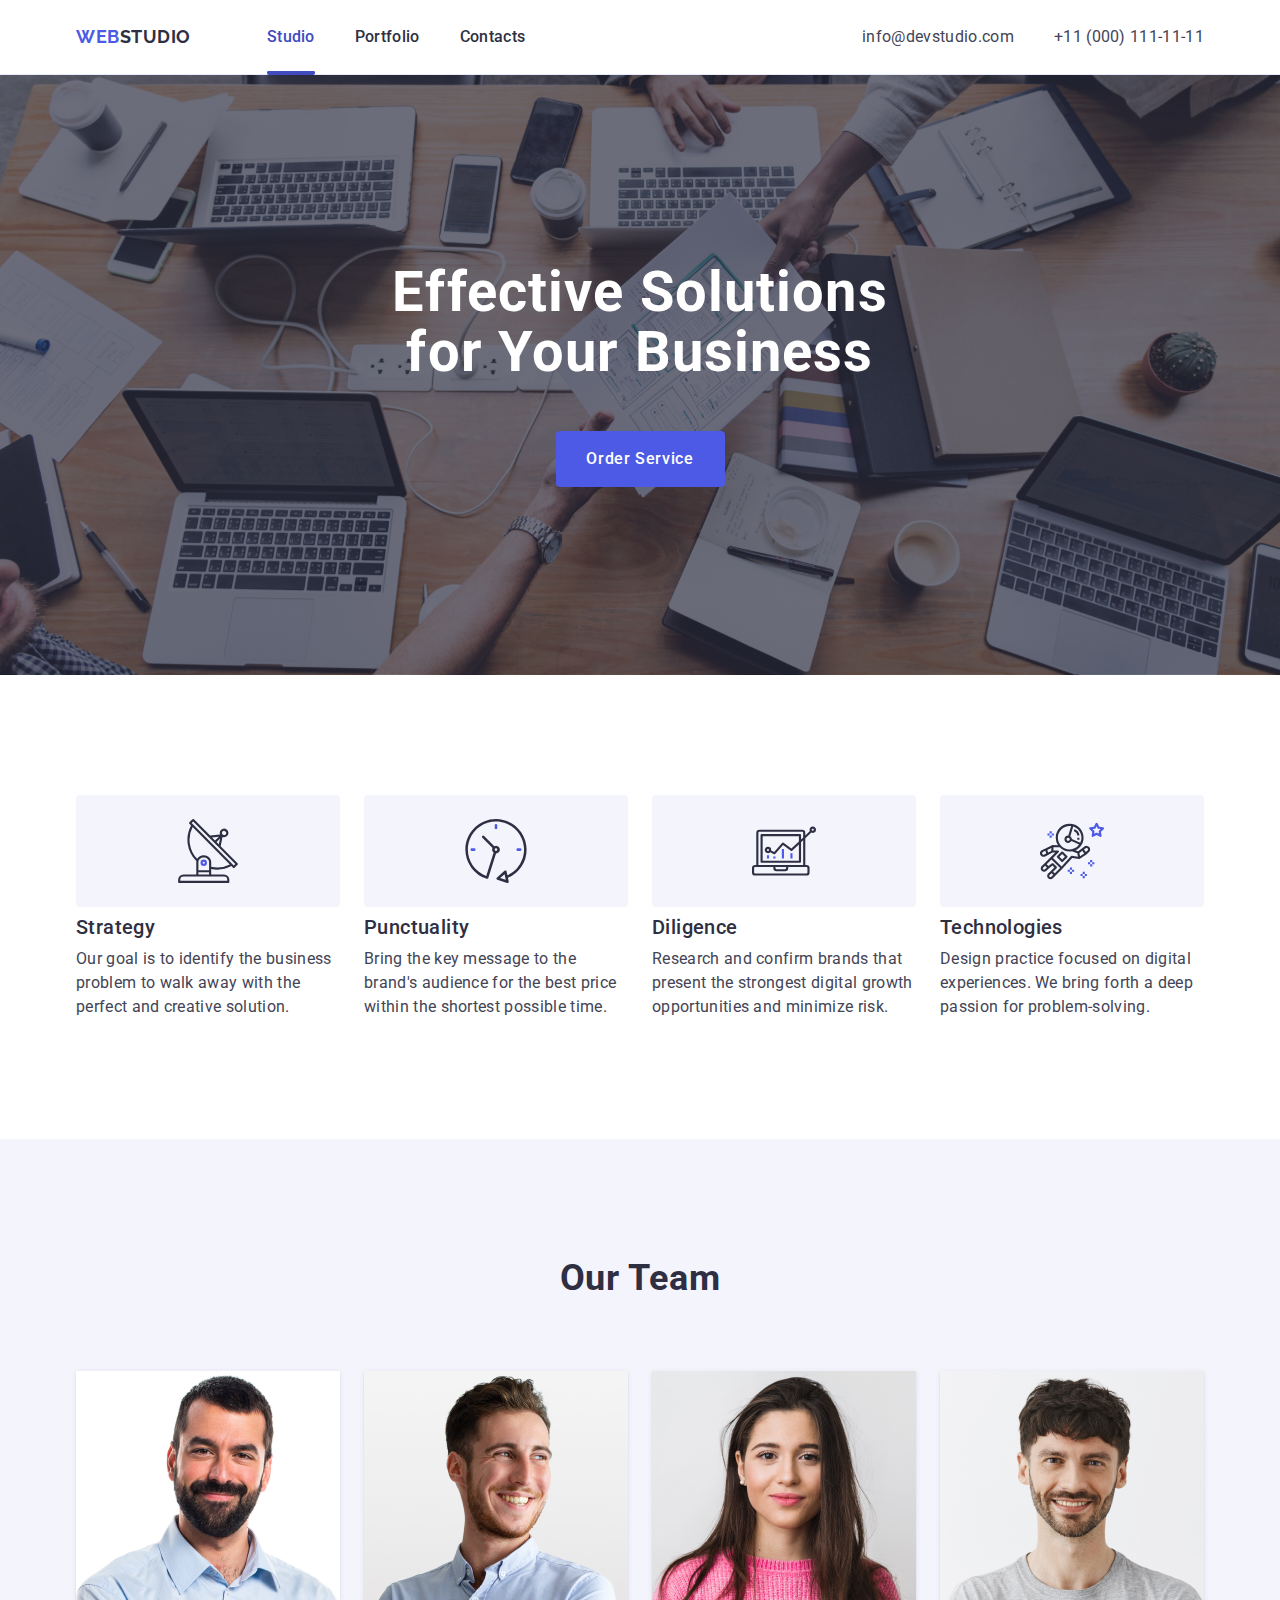
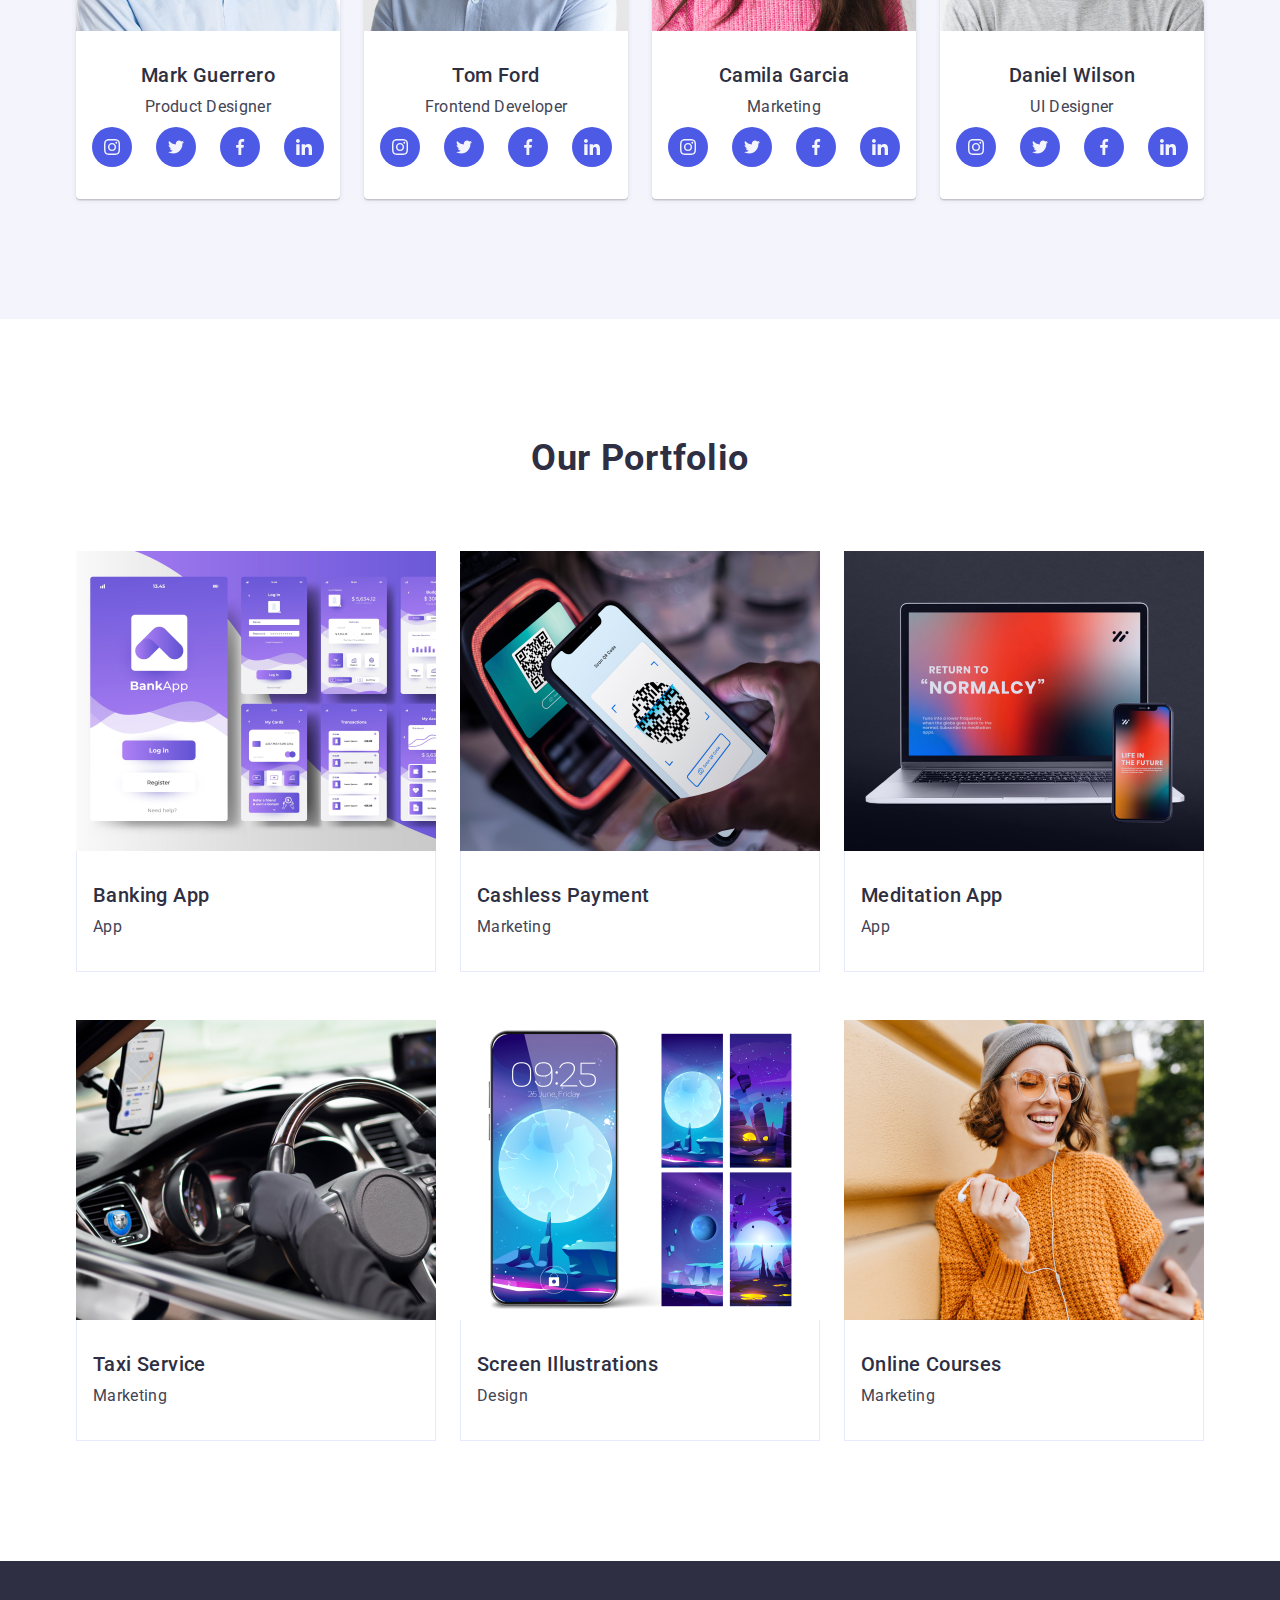
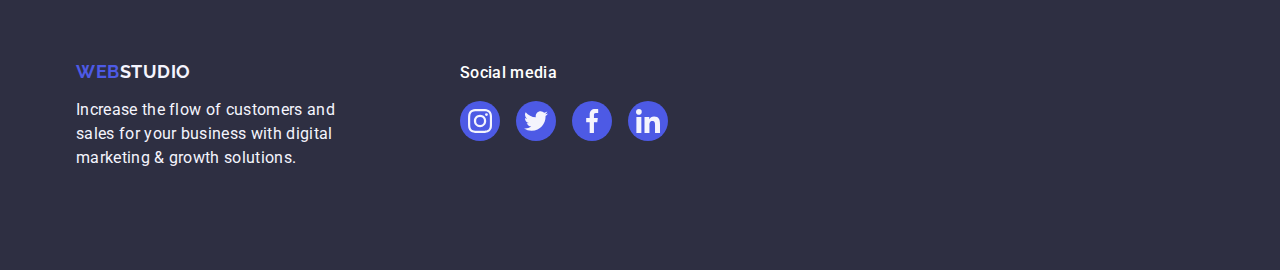
<file: index.html>
<!DOCTYPE html>
<html lang="en">
<head>
    <meta charset="UTF-8">
    <meta name="viewport" content="width=device-width, initial-scale=1.0">
    <link rel="preconnect" href="https://fonts.googleapis.com">
    <link rel="preconnect" href="https://fonts.gstatic.com" crossorigin>
    <link rel="stylesheet" href="https://cdnjs.cloudflare.com/ajax/libs/modern-normalize/2.0.0/modern-normalize.min.css" integrity="sha512-4xo8blKMVCiXpTaLzQSLSw3KFOVPWhm/TRtuPVc4WG6kUgjH6J03IBuG7JZPkcWMxJ5huwaBpOpnwYElP/m6wg==" crossorigin="anonymous" referrerpolicy="no-referrer" />
    <link rel="stylesheet" href="https://cdn.jsdelivr.net/npm/modern-normalize@2.0.0/modern-normalize.min.css">
    <link href="https://fonts.googleapis.com/css2?family=Raleway:wght@700&family=Roboto:wght@400;500;700&display=swap" rel="stylesheet">
    <title>WebStudio</title>
    <link rel="stylesheet" href="./css/sprite.css">
    <link rel="stylesheet" href="./css/style.css">
</head>
<body>
    <svg xmlns="http://www.w3.org/2000/svg" aria-hidden="true" style="position:absolute;width:0;height:0;overflow:hidden"><defs><symbol id="icon-astronaut" viewBox="0 0 32 32"><path fill="#4d5ae5" d="M31.974 4.524a.534.534 0 0 0-.43-.363l-1.91-.278-.855-1.731c-.179-.365-.777-.365-.956 0l-.855 1.731-1.91.278a.535.535 0 0 0-.296.91l1.383 1.348-.326 1.903c-.034.2.048.402.212.522a.53.53 0 0 0 .562.04l1.709-.899 1.709.899a.536.536 0 0 0 .775-.563l-.326-1.903 1.383-1.348a.536.536 0 0 0 .135-.547zm-2.463 1.327a.534.534 0 0 0-.153.472l.191 1.114-1-.526a.533.533 0 0 0-.498 0l-1.001.526.191-1.114a.534.534 0 0 0-.153-.472l-.81-.789 1.119-.163a.532.532 0 0 0 .402-.292l.5-1.013.5 1.013a.535.535 0 0 0 .402.292l1.119.163-.809.789zM26.133 20.522h-1.067v1.067h1.067v-1.067zM26.133 22.656h-1.067v1.067h1.067v-1.067zM27.2 21.589h-1.067v1.067H27.2v-1.067zM25.067 21.589H24v1.067h1.067v-1.067zM22.4 26.389h-1.067v1.067H22.4v-1.067zM22.4 28.522h-1.067v1.067H22.4v-1.067zM23.467 27.456H22.4v1.067h1.067v-1.067zM21.333 27.456h-1.067v1.067h1.067v-1.067zM16 24.256h-1.067v1.067H16v-1.067zM16 26.389h-1.067v1.067H16v-1.067zM17.067 25.322H16v1.067h1.067v-1.067zM14.933 25.322h-1.067v1.067h1.067v-1.067zM5.867 6.122H4.8v1.067h1.067V6.122zM5.867 8.255H4.8v1.067h1.067V8.255z" style="fill:var(--color1, #4d5ae5)"/><path fill="#4d5ae5" d="M6.933 7.189H5.866v1.067h1.067V7.189zM4.8 7.189H3.733v1.067H4.8V7.189z" style="fill:var(--color1, #4d5ae5)"/><path fill="#2e2f42" d="M24.715 14.159a1.775 1.775 0 0 0-1.188-.705 1.778 1.778 0 0 0-1.34.352l-1.252.96-1.898 1.417-1.358-.541c2.421-1.086 4.114-3.508 4.114-6.32 0-3.823-3.123-6.933-6.961-6.933s-6.961 3.11-6.961 6.933a6.86 6.86 0 0 0 1.12 3.758l-2.764-.024h-.005c-.009 0-.015.004-.023.005a.515.515 0 0 0-.155.031l-.038.013c-.006.003-.013.003-.019.006l-3.233 1.596-.001.001-1.893.911a.397.397 0 0 0-.063.035 1.779 1.779 0 0 0-.598 2.295c.22.429.595.745 1.056.889a1.776 1.776 0 0 0 1.378-.128l1.388-.738 2.264-1.169 1.357-.008L2.2 22.211l-.002.001-1.339 1.333c-.316.315-.49.732-.49 1.178s.174.863.49 1.179c.325.323.752.485 1.179.485s.854-.162 1.18-.485l1.314-1.309 1.741-1.3.901.897-1.762 1.754-.002.001-1.339 1.333c-.316.315-.49.732-.49 1.178s.174.863.49 1.179c.325.323.753.485 1.18.485s.855-.162 1.18-.485l3.482-3.467.001-.002 1.01-1-.004-.004c.006-.006.015-.009.022-.015l5.166-5.658 3.471.494a.52.52 0 0 0 .262-.033c.018-.006.033-.015.05-.023.019-.01.039-.015.058-.027l3.213-2.133c.012-.008.018-.021.029-.029.013-.01.029-.014.041-.026l1.271-1.191c.662-.62.753-1.635.212-2.362zM2.13 17.77a.714.714 0 0 1-.558.052.717.717 0 0 1-.213-1.26l1.314-.632.449 1.313-.992.527zm3.498-1.828-1.548.8-.439-1.283 2.027-1.001-.04 1.484zm15.099-6.62a5.79 5.79 0 0 1-.599 2.559l-4.181-1.899a1.863 1.863 0 0 0-.788-1.388l1.464-4.86c2.378.756 4.105 2.974 4.105 5.588zm-11.789 0c0-3.235 2.644-5.867 5.894-5.867.253 0 .5.021.745.052l-1.432 4.754c-.019-.001-.037-.006-.057-.006-1.033 0-1.873.837-1.873 1.867s.84 1.867 1.873 1.867c.694 0 1.294-.383 1.618-.945l3.862 1.755a5.894 5.894 0 0 1-4.737 2.39c-3.25 0-5.894-2.632-5.894-5.867zm5.956.8c0 .441-.362.8-.806.8s-.806-.359-.806-.8c0-.441.362-.8.806-.8s.806.359.806.8zM2.465 25.146a.608.608 0 0 1-.854.001.592.592 0 0 1 0-.844l.962-.958.851.848-.959.955zm3.214 3.734a.608.608 0 0 1-.855.001.592.592 0 0 1 0-.844l.963-.959.852.848-.96.955zm3.481-3.469-.002.001-1.765 1.76-.852-.848 1.763-1.755.002-.001c.04-.04.065-.088.09-.135.007-.014.02-.026.026-.04.017-.041.019-.085.026-.129.003-.025.014-.047.014-.073 0-.036-.013-.07-.02-.106-.006-.032-.006-.065-.019-.095a.55.55 0 0 0-.091-.138c-.01-.012-.014-.027-.025-.038h-.001l-.001-.002-1.607-1.6c-.017-.017-.039-.024-.058-.038a.507.507 0 0 0-.087-.058.515.515 0 0 0-.093-.033.507.507 0 0 0-.103-.02.5.5 0 0 0-.095.005.53.53 0 0 0-.104.02.477.477 0 0 0-.094.045c-.02.011-.042.015-.061.029L4.23 23.486l-.901-.897 2.399-2.386 4.361 4.289-.928.919zm6.819-7.017c-.015-.002-.03.004-.045.003a.556.556 0 0 0-.3.075.492.492 0 0 0-.083.061c-.013.011-.028.017-.04.029l-4.698 5.146-4.328-4.257 2.833-2.818a.534.534 0 0 0-.379-.911v-.001l-2.219.013.028-1.607 3.104.027a6.947 6.947 0 0 0 4.981 2.101c.437 0 .864-.045 1.279-.123.04.032.079.065.13.085l2.41.96.152.758.178.885-3.003-.427zm4.041.178-.313-1.558 1.446-1.08.947 1.257-2.08 1.381zm3.754-2.831-.838.785-.931-1.236.831-.637a.735.735 0 0 1 .543-.143.718.718 0 0 1 .48.284.713.713 0 0 1-.085.947z" style="fill:var(--color2, #2e2f42)"/><path fill="#2e2f42" d="m13.602 18.544-2.143-2.133a.534.534 0 0 0-.753 0l-2.142 2.133a.537.537 0 0 0 0 .756l2.142 2.133a.536.536 0 0 0 .753 0l2.143-2.133a.535.535 0 0 0 0-.756zm-2.519 1.759-1.387-1.381 1.387-1.381 1.387 1.381-1.387 1.381zM17.164 5.071l-.258 1.036c.071.018 1.738.452 1.738 2.149h1.067c0-2.017-1.666-2.965-2.547-3.185zM19.711 9.322h-1.067v1.067h1.067V9.322z" style="fill:var(--color2, #2e2f42)"/></symbol><symbol id="icon-clock" viewBox="0 0 32 32"><path fill="#2e2f42" d="M31.297 15.301C31.295 6.849 24.442-.002 15.989 0S.686 6.855.688 15.308a15.304 15.304 0 0 0 10.649 14.576.662.662 0 0 0 .529-.065.637.637 0 0 0 .283-.356l3.865-12.25a1.912 1.912 0 1 0-.84-3.635l-5.106-5.107a.637.637 0 0 0-.902.902l5.103 5.109a1.876 1.876 0 0 0 .536 2.309l-3.683 11.673C3.844 25.783.118 17.71 2.799 10.432S13.553-.572 20.831 2.109c7.278 2.681 11.004 10.754 8.323 18.032a14.042 14.042 0 0 1-7.462 7.973l-.398-1.874a.637.637 0 0 0-1.049-.344l-3.837 3.426a.637.637 0 0 0 .231 1.084l4.899 1.564a.638.638 0 0 0 .819-.74l-.391-1.839a15.255 15.255 0 0 0 9.329-14.089zm-15.305-.637a.638.638 0 1 1 0 1.277.638.638 0 0 1 0-1.277zm2.101 14.864 2.184-1.948.603 2.84-2.787-.892z" style="fill:var(--color2, #2e2f42)"/><path fill="#4d5ae5" d="M15.354 3.185V4.46a.638.638 0 1 0 1.276 0V3.185a.638.638 0 0 0-1.276 0zM3.876 14.664a.638.638 0 0 0 0 1.276h1.275a.638.638 0 1 0 0-1.276H3.876zM28.108 15.939a.638.638 0 1 0 0-1.276h-1.275a.638.638 0 0 0 0 1.276h1.275z" style="fill:var(--color1, #4d5ae5)"/></symbol><symbol id="icon-computer" viewBox="0 0 32 32"><path fill="#4d5ae5" d="M14.925 14.965h1.066v4.798h-1.066v-4.797zM19.19 17.097h1.066v2.665H19.19v-2.665zM10.661 18.696h1.066v1.066h-1.066v-1.066zM7.463 18.163h1.066v1.599H7.463v-1.599z" style="fill:var(--color1, #4d5ae5)"/><path fill="#2e2f42" d="M1.599 28.291h25.587a1.6 1.6 0 0 0 1.599-1.599V24.56a1.6 1.6 0 0 0-1.599-1.599h-.533V9.668L29.681 6.8a1.608 1.608 0 1 0-.746-.763L26.654 8.2V6.97a1.6 1.6 0 0 0-1.599-1.599H3.733A1.6 1.6 0 0 0 2.134 6.97v15.992h-.533a1.6 1.6 0 0 0-1.599 1.599v2.132a1.6 1.6 0 0 0 1.599 1.599zM30.384 4.837a.533.533 0 1 1 0 1.067.533.533 0 0 1 0-1.067zM3.198 6.969c0-.294.239-.533.533-.533h21.322c.294 0 .533.239.533.533v2.239l-1.066 1.013V8.035a.533.533 0 0 0-.533-.533H4.797a.533.533 0 0 0-.533.533v13.326c0 .294.239.533.533.533h19.19a.533.533 0 0 0 .533-.533v-9.674l1.066-1.01v12.284H3.198V6.969zm4.798 6.93a1.598 1.598 0 1 0 1.107 2.749l1.853.93a.532.532 0 0 0 .636-.123l3.939-4.431 3.872 2.901a.533.533 0 0 0 .686-.039l3.365-3.188v8.131H5.33V8.569h18.124v2.66l-3.771 3.572-3.904-2.927a.533.533 0 0 0-.718.072l-3.993 4.493-1.493-.746c.011-.064.018-.129.02-.193a1.6 1.6 0 0 0-1.599-1.599zm.533 1.599a.533.533 0 1 1-1.067 0 .533.533 0 0 1 1.067 0zm3.198 8.529h5.331v.533a.533.533 0 0 1-.533.533h-4.264a.533.533 0 0 1-.533-.533v-.533zm-10.661.533c0-.294.239-.533.533-.533h9.062v.533a1.6 1.6 0 0 0 1.599 1.599h4.264a1.6 1.6 0 0 0 1.599-1.599v-.533h9.062c.294 0 .533.239.533.533v2.132a.533.533 0 0 1-.533.533H1.598a.533.533 0 0 1-.533-.533V24.56z" style="fill:var(--color2, #2e2f42)"/></symbol><symbol id="icon-facebook" viewBox="0 0 32 32"><path fill="#f4f4fd" d="M21.329 5.313h2.921V.225C23.746.156 22.013 0 19.994 0c-4.212 0-7.097 2.649-7.097 7.519V12H8.249v5.688h4.648V32h5.699V17.689h4.46l.708-5.688h-5.169V8.082c.001-1.644.444-2.769 2.735-2.769z" style="fill:var(--color3, #f4f4fd)"/></symbol><symbol id="icon-instagram" viewBox="0 0 32 32"><path fill="#f4f4fd" d="M31.969 9.408c-.075-1.7-.35-2.869-.744-3.882a7.803 7.803 0 0 0-1.85-2.838A7.867 7.867 0 0 0 26.543.844C25.524.45 24.361.175 22.661.1 20.948.019 20.404 0 16.06 0s-4.888.019-6.595.094c-1.7.075-2.869.35-3.882.744a7.803 7.803 0 0 0-2.838 1.85A7.867 7.867 0 0 0 .901 5.52C.507 6.539.232 7.702.157 9.402c-.081 1.713-.1 2.257-.1 6.601s.019 4.888.094 6.595c.075 1.7.35 2.869.744 3.882a7.895 7.895 0 0 0 1.85 2.838 7.867 7.867 0 0 0 2.832 1.844c1.019.394 2.182.669 3.882.744 1.706.075 2.25.094 6.595.094s4.888-.019 6.595-.094c1.7-.075 2.869-.35 3.882-.744a8.181 8.181 0 0 0 4.682-4.682c.394-1.019.669-2.182.744-3.882.075-1.707.094-2.25.094-6.595s-.006-4.888-.081-6.595zm-2.882 13.065c-.069 1.563-.331 2.407-.55 2.969a5.31 5.31 0 0 1-3.038 3.038c-.563.219-1.413.481-2.969.55-1.688.075-2.194.094-6.464.094s-4.782-.019-6.464-.094c-1.563-.069-2.407-.331-2.969-.55a4.926 4.926 0 0 1-1.838-1.194 4.974 4.974 0 0 1-1.194-1.838c-.219-.563-.481-1.413-.55-2.969-.075-1.688-.094-2.194-.094-6.464s.019-4.782.094-6.464c.069-1.563.331-2.407.55-2.969a4.868 4.868 0 0 1 1.2-1.838A4.974 4.974 0 0 1 6.639 3.55c.563-.219 1.413-.481 2.969-.55 1.688-.075 2.194-.094 6.464-.094 4.276 0 4.782.019 6.464.094 1.563.069 2.407.331 2.969.55a4.914 4.914 0 0 1 1.838 1.194 4.974 4.974 0 0 1 1.194 1.838c.219.563.481 1.413.55 2.969.075 1.688.094 2.194.094 6.464s-.019 4.77-.094 6.458z" style="fill:var(--color3, #f4f4fd)"/><path fill="#f4f4fd" d="M16.059 7.783c-4.538 0-8.22 3.682-8.22 8.22s3.682 8.22 8.22 8.22 8.22-3.682 8.22-8.22-3.682-8.22-8.22-8.22zm0 13.552a5.333 5.333 0 0 1 0-10.664 5.333 5.333 0 0 1 0 10.664zM26.524 7.458a1.919 1.919 0 1 1-3.838 0 1.919 1.919 0 0 1 3.838 0z" style="fill:var(--color3, #f4f4fd)"/></symbol><symbol id="icon-linkedin" viewBox="0 0 32 32"><path fill="#f4f4fd" d="M31.992 32v-.001H32V20.263c0-5.741-1.236-10.164-7.948-10.164-3.227 0-5.392 1.771-6.276 3.449h-.093v-2.913h-6.364v21.364h6.627V21.42c0-2.785.528-5.479 3.977-5.479 3.399 0 3.449 3.179 3.449 5.657v10.401h6.62zM.528 10.636h6.635V32H.528V10.636zM3.843 0C1.722 0 0 1.721 0 3.843s1.721 3.879 3.843 3.879c2.121 0 3.843-1.757 3.843-3.879A3.846 3.846 0 0 0 3.843 0z" style="fill:var(--color3, #f4f4fd)"/></symbol><symbol id="icon-sputnik" viewBox="0 0 32 32"><path fill="#2e2f42" d="m30.773 22.098-8.443-8.505.937-4.615c.242.094.499.144.758.146h.006a2.159 2.159 0 1 0-2.008-1.435l-4.96.605L8.972.161a.534.534 0 0 0-.377-.16.532.532 0 0 0-.373.155L6.709 1.66a.534.534 0 0 0 0 .754l.814.826a14.943 14.943 0 0 0 2.519 17.663.513.513 0 0 0 .146.098c-.034.18-.051.364-.052.547v6.187h-6.4a2.67 2.67 0 0 0-2.667 2.667v1.067c0 .295.239.533.533.533h24.533a.533.533 0 0 0 .533-.533v-1.067a2.67 2.67 0 0 0-2.667-2.667h-6.4v-2.742a15.09 15.09 0 0 0 3.049.32 14.854 14.854 0 0 0 7.04-1.783l.818.823a.534.534 0 0 0 .377.16.532.532 0 0 0 .373-.155l1.513-1.504a.534.534 0 0 0 0-.754zM23.28 6.233a1.067 1.067 0 1 1 .753 1.822h-.003a1.067 1.067 0 0 1-.747-1.823h-.002zm-1.256 3.505-.598 2.946-1.175-1.182 1.774-1.763zm-.605-.902-1.92 1.909-1.485-1.493 3.405-.415zM24.004 28.8a1.6 1.6 0 0 1 1.6 1.6v.533H2.137V30.4a1.6 1.6 0 0 1 1.6-1.6h20.267zm-7.467-2.133v1.067h-5.333v-1.067h5.333zM11.204 25.6v-4.053c0-1.294 1.196-2.347 2.667-2.347s2.667 1.053 2.667 2.347V25.6h-5.333zm6.4-1.696v-2.357c0-1.882-1.675-3.413-3.733-3.413a3.8 3.8 0 0 0-3.281 1.786A13.87 13.87 0 0 1 8.311 4.033l18.602 18.708a13.818 13.818 0 0 1-9.309 1.163zm11.289-.684L7.836 2.039l.755-.752 7.935 7.98c.004 0 .006.007.01.01l13.115 13.191-.757.752z" style="fill:var(--color2, #2e2f42)"/><path fill="#4d5ae5" d="M13.876 20.267h-.005a1.6 1.6 0 1 0-.004 3.2h.005a1.6 1.6 0 1 0 .004-3.2zm.373 1.978a.534.534 0 0 1-.752-.756.534.534 0 0 1 .373-.155.534.534 0 0 1 .374.911h.005z" style="fill:var(--color1, #4d5ae5)"/></symbol><symbol id="icon-twitter" viewBox="0 0 32 32"><path fill="#f4f4fd" d="M32 6.078c-1.19.522-2.458.868-3.78 1.036a6.523 6.523 0 0 0 2.886-3.626 13.11 13.11 0 0 1-4.16 1.588A6.574 6.574 0 0 0 22.154 3c-3.632 0-6.556 2.948-6.556 6.562 0 .52.044 1.02.152 1.496-5.454-.266-10.28-2.88-13.522-6.862a6.605 6.605 0 0 0-.898 3.316 6.57 6.57 0 0 0 2.914 5.452 6.479 6.479 0 0 1-2.964-.808v.072c0 3.188 2.274 5.836 5.256 6.446a6.548 6.548 0 0 1-1.72.216 5.8 5.8 0 0 1-1.242-.112c.85 2.598 3.262 4.508 6.13 4.57a13.182 13.182 0 0 1-8.134 2.798c-.538 0-1.054-.024-1.57-.09A18.469 18.469 0 0 0 10.064 29c12.072 0 18.672-10 18.672-18.668 0-.29-.01-.57-.024-.848A13.087 13.087 0 0 0 32 6.078z" style="fill:var(--color3, #f4f4fd)"/></symbol></defs></svg> 

    <header class="header">
        <div class="header__container container">
            <nav class="header__menu menu-header">
                <a href="./index.html" class="header__logo logo">Web<span>Studio</span></a>
                <ul class="menu-header__items">
                    <li class="menu-header__item">
                        <a href="./index.html" class="menu-header__link menu-header__active">Studio</a>
                    </li>
                    <li class="menu-header__item">
                        <a href="" class="menu-header__link">Portfolio</a>
                    </li>
                    <li class="menu-header__item">
                        <a href="" class="menu-header__link">Contacts</a>
                    </li>
                </ul>
            </nav>

            <div class="menu-header__contacts header-contacts">
                <ul class="header-contacts__items">
                    <li class="header-contacts__item">
                        <a href="mailto:info@devstudio.com"  class="header-contacts__link">
                            info@devstudio.com
                        </a>
                    </li>
                    <li class="header-contacts__item">
                        <a href="tel:+110001111111" class="header-contacts__link">+11 (000) 111-11-11
                        </a>
                    </li>
                </ul>
            </div>
        </div>
    </header>

    <main>
        <section class="solutions section">
            <div class="container">
                <h1 class="solutions__title">Effective Solutions for Your Business</h1>
                <button type="button" class="solution__btn">Order Service</button>
            </div>
        </section>

        <section class="tools section">
            <div class="tools__container container">
                <h2 class="tools__title visually-hidden">Tools</h2>
                <ul class="tools__items">
                    <li class="tools__item">
                        <div class="tools__item-image image-item">
                            <svg class="image-item__svg" width="64" height="64">
                                <use href="./images/icons.svg#icon-sputnik"></use>
                            </svg>
                        </div>
                        <h3 class="tools__item-title">Strategy</h3>
                        <p class="tools__item-text">
                            Our goal is to identify the business
                            problem to walk away with the perfect and creative solution. 
                        </p>
                    </li>

                    <li class="tools__item">
                        <div class="tools__item-image image-item">
                            <svg class="image-item__svg" width="64" height="64">
                                <use href="./images/icons.svg#icon-clock"></use>
                            </svg>
                        </div>
                        <h3 class="tools__item-title">Punctuality</h3>
                        <p class="tools__item-text">
                            Bring the key message to the brand's audience for the best price within the shortest possible time. 
                        </p>
                    </li>

                    <li class="tools__item">
                        <div class="tools__item-image image-item">
                            <svg class="image-item__svg" width="64" height="64">
                                <use href="./images/icons.svg#icon-computer"></use>
                            </svg>
                        </div>
                        <h3 class="tools__item-title">Diligence</h3>
                        <p class="tools__item-text">
                            Research and confirm brands that present the strongest digital growth opportunities and minimize risk.
                        </p>
                    </li>

                    <li class="tools__item">
                        <div class="tools__item-image image-item">
                            <svg class="image-item__svg" width="64" height="64">
                                <use href="./images/icons.svg#icon-astronaut"></use>
                            </svg>
                        </div>
                        <h3 class="tools__item-title">Technologies</h3>
                        <p class="tools__item-text">
                            Design practice focused on digital experiences. We bring forth a deep passion for problem-solving.
                        </p>
                    </li>
                </ul>
            </div>
        </section>

        <section class="team section">
            <div class="team__container container">
                <h2 class="team__title">Our Team</h2>
                <ul class="team__items">
                    <li class="team__item">
                        <img src="./images/01.jpg" alt="foto" width="264">
                        <div class="team__item-wrapper">
                            <h3 class="team__item-title"> Mark Guerrero</h3>
                            <p class="team__item-text">Product Designer</p>
                            <ul class="team__item-icons">
                                <li class="team__item-icon">
                                    <a href="#" class="team__icon-link">
                                        <svg class="team-icon__svg" width="16" height="16">
                                            <use href="./images/icons.svg#icon-instagram"></use>
                                        </svg>
                                    </a>
                                </li>
                                <li class="team__item-icon">
                                    <a href="#" class="team__icon-link">
                                        <svg class="team-icon__svg" width="16" height="16">
                                            <use href="./images/icons.svg#icon-twitter"></use>
                                        </svg>
                                    </a>
                                </li>
                                <li class="team__item-icon">
                                    <a href="#" class="team__icon-link">
                                        <svg class="team-icon__svg" width="16" height="16">
                                            <use href="./images/icons.svg#icon-facebook"></use>
                                        </svg>
                                    </a>
                                </li>
                                <li class="team__item-icon">
                                    <a href="#" class="team__icon-link">
                                        <svg class="team-icon__svg" width="16" height="16">
                                            <use href="./images/icons.svg#icon-linkedin"></use>
                                        </svg>
                                    </a>
                                </li>
                            </ul>
                        </div>
                    </li>
                    <li class="team__item">
                        <img src="./images/02.jpg" alt="foto" width="264">
                        <div class="team__item-wrapper">
                            <h3 class="team__item-title">Tom Ford</h3>
                            <p class="team__item-text">Frontend Developer</p>
                            <ul class="team__item-icons">
                                <li class="team__item-icon">
                                    <a href="#" class="team__icon-link">
                                        <svg class="team-icon__svg" width="16" height="16">
                                            <use href="./images/icons.svg#icon-instagram"></use>
                                        </svg>
                                    </a>
                                </li>
                                <li class="team__item-icon">
                                    <a href="#" class="team__icon-link">
                                        <svg class="team-icon__svg" width="16" height="16">
                                            <use href="./images/icons.svg#icon-twitter"></use>
                                        </svg>
                                    </a>
                                </li>
                                <li class="team__item-icon">
                                    <a href="#" class="team__icon-link">
                                        <svg class="team-icon__svg" width="16" height="16">
                                            <use href="./images/icons.svg#icon-facebook"></use>
                                        </svg>
                                    </a>
                                </li>
                                <li class="team__item-icon">
                                    <a href="#" class="team__icon-link">
                                        <svg class="team-icon__svg" width="16" height="16">
                                            <use href="./images/icons.svg#icon-linkedin"></use>
                                        </svg>
                                    </a>
                                </li>
                            </ul>
                        </div>
                    </li>
                    <li class="team__item">
                        <img src="./images/03.jpg" alt="foto" width="264">
                        <div class="team__item-wrapper">
                            <h3 class="team__item-title">Camila Garcia</h3>
                            <p class="team__item-text">Marketing</p>
                            <ul class="team__item-icons">
                                <li class="team__item-icon">
                                    <a href="#" class="team__icon-link">
                                        <svg class="team-icon__svg" width="16" height="16">
                                            <use href="./images/icons.svg#icon-instagram"></use>
                                        </svg>
                                    </a>
                                </li>
                                <li class="team__item-icon">
                                    <a href="#" class="team__icon-link">
                                        <svg class="team-icon__svg" width="16" height="16">
                                            <use href="./images/icons.svg#icon-twitter"></use>
                                        </svg>
                                    </a>
                                </li>
                                <li class="team__item-icon">
                                    <a href="#" class="team__icon-link">
                                        <svg class="team-icon__svg" width="16" height="16">
                                            <use href="./images/icons.svg#icon-facebook"></use>
                                        </svg>
                                    </a>
                                </li>
                                <li class="team__item-icon">
                                    <a href="#" class="team__icon-link">
                                        <svg class="team-icon__svg" width="16" height="16">
                                            <use href="./images/icons.svg#icon-linkedin"></use>
                                        </svg>
                                    </a>
                                </li>
                            </ul>
                        </div>
                    </li>
                    <li class="team__item">
                        <img src="./images/04.jpg" alt="foto" width="264">
                        <div class="team__item-wrapper">
                            <h3 class="team__item-title">Daniel Wilson</h3>
                            <p class="team__item-text">UI Designer</p>
                            <ul class="team__item-icons">
                                <li class="team__item-icon">
                                    <a href="#" class="team__icon-link">
                                        <svg class="team-icon__svg" width="16" height="16">
                                            <use href="./images/icons.svg#icon-instagram"></use>
                                        </svg>
                                    </a>
                                </li>
                                <li class="team__item-icon">
                                    <a href="#" class="team__icon-link">
                                        <svg class="team-icon__svg" width="16" height="16">
                                            <use href="./images/icons.svg#icon-twitter"></use>
                                        </svg>
                                    </a>
                                </li>
                                <li class="team__item-icon">
                                    <a href="#" class="team__icon-link">
                                        <svg class="team-icon__svg" width="16" height="16">
                                            <use href="./images/icons.svg#icon-facebook"></use>
                                        </svg>
                                    </a>
                                </li>
                                <li class="team__item-icon">
                                    <a href="#" class="team__icon-link">
                                        <svg class="team-icon__svg" width="16" height="16">
                                            <use href="./images/icons.svg#icon-linkedin"></use>
                                        </svg>
                                    </a>
                                </li>
                            </ul>
                        </div>
                    </li>
                </ul>
            </div>
        </section>

        <section class="portfolio section">
            <div class="portfolio__container container">
                <h2 class="portfolio__title">Our Portfolio</h2>
                <ul class="portfolio__items">
                    <li class="portfolio__item">
                        <div class="portfolio__item-image">
                            <img src="./images/p01.jpg" alt="foto">
                            <p class="overlay">
                                14 Stylish and User-Friendly App Design Concepts · Task Manager App · Calorie Tracker App · Exotic Fruit Ecommerce App · Cloud Storage App
                            </p>
                        </div>
                        <div class="portfolio__item-wrapper">
                            <h3 class="portfolio__item-title">Banking App</h3>
                            <p class="portfolio__item-text">App</p>
                        </div>
                    </li>
                    <li class="portfolio__item">
                        <div class="portfolio__item-image">
                            <img src="./images/p02.jpg" alt="foto">
                            <p class="overlay">
                                14 Stylish and User-Friendly App Design Concepts · Task Manager App · Calorie Tracker App · Exotic Fruit Ecommerce App · Cloud Storage App
                            </p>
                        </div>
                        <div class="portfolio__item-wrapper">
                            <h3 class="portfolio__item-title">Cashless Payment</h3>
                            <p class="portfolio__item-text">Marketing</p>
                        </div>
                    </li>
                    <li class="portfolio__item">
                        <div class="portfolio__item-image">
                            <img src="./images/p03.jpg" alt="foto">
                            <p class="overlay">
                                14 Stylish and User-Friendly App Design Concepts · Task Manager App · Calorie Tracker App · Exotic Fruit Ecommerce App · Cloud Storage App
                            </p>
                        </div>
                        <div class="portfolio__item-wrapper">
                            <h3 class="portfolio__item-title">Meditation App</h3>
                            <p class="portfolio__item-text">App</p>
                        </div>
                    </li>
                    <li class="portfolio__item">
                        <div class="portfolio__item-image">
                            <img src="./images/p04.jpg" alt="foto">
                            <p class="overlay">
                                14 Stylish and User-Friendly App Design Concepts · Task Manager App · Calorie Tracker App · Exotic Fruit Ecommerce App · Cloud Storage App
                            </p>
                        </div>
                        <div class="portfolio__item-wrapper">
                            <h3 class="portfolio__item-title">Taxi Service</h3>
                            <p class="portfolio__item-text">Marketing</p>
                        </div>
                    </li>
                    <li class="portfolio__item">
                        <div class="portfolio__item-image">
                            <img src="./images/p05.jpg" alt="foto">
                            <p class="overlay">
                                14 Stylish and User-Friendly App Design Concepts · Task Manager App · Calorie Tracker App · Exotic Fruit Ecommerce App · Cloud Storage App
                            </p>
                        </div>
                        <div class="portfolio__item-wrapper">
                            <h3 class="portfolio__item-title">Screen Illustrations</h3>
                            <p class="portfolio__item-text">Design</p>
                        </div>
                    </li>
                    <li class="portfolio__item">
                        <div class="portfolio__item-image">
                            <img src="./images/p06.jpg" alt="foto">
                            <p class="overlay">
                                14 Stylish and User-Friendly App Design Concepts · Task Manager App · Calorie Tracker App · Exotic Fruit Ecommerce App · Cloud Storage App
                            </p>
                        </div>
                        <div class="portfolio__item-wrapper">
                            <h3 class="portfolio__item-title">Online Courses</h3>
                            <p class="portfolio__item-text">Marketing</p>
                        </div>
                    </li>
                </ul>
            </div>
        </section>
    </main>

    <footer class="footer">
        <div class="footer__container container">
            <div class="footer__logo-block">
                <a href="./index.html" class="footer__logo logo">Web<span class="footer__logo-span">Studio</span></a>
                <p class="footer__text">
                    Increase the flow of customers and sales for your business with digital marketing & growth solutions.
                </p>
            </div>
            <div class="footer__social">
                <p class="footer__social-title">
                    Social media
                </p>
                <ul class="footer__social-icons">
                    <li class="footer__social-icon">
                        <a href="#" class="footer__social-link">
                            <svg class="team-icon__svg" width="24" height="24">
                                <use href="./images/icons.svg#icon-instagram"></use>
                            </svg>
                        </a>
                    </li>

                    <li class="footer__social-icon">
                        <a href="#" class="footer__social-link">
                            <svg class="team-icon__svg" width="24" height="24">
                                <use href="./images/icons.svg#icon-twitter"></use>
                            </svg>
                        </a>
                    </li>

                    <li class="footer__social-icon">
                        <a href="#" class="footer__social-link">
                            <svg class="team-icon__svg" width="24" height="24">
                                <use href="./images/icons.svg#icon-facebook"></use>
                            </svg>
                        </a>
                    </li>

                    <li class="footer__social-icon">
                        <a href="#" class="footer__social-link">
                            <svg class="team-icon__svg" width="24" height="24">
                                <use href="./images/icons.svg#icon-linkedin"></use>
                            </svg>
                        </a>
                    </li>
                </ul>
            </div>
        </div>
    </footer>

    <script src="js/svgxuse.js"></script>
</body>
</html>
</file>
<file: css/sprite.css>
.icon {
  display: inline-block;
  width: 1em;
  height: 1em;
  stroke-width: 0;
  stroke: currentColor;
  fill: currentColor;
}

/* ==========================================
Single-colored icons can be modified like so:
.icon-name {
  font-size: 32px;
  color: red;
}
========================================== */
</file>
<file: css/style.css>
/*=========================== Reset setting ==================*/
body {
    font-family:  "Roboto", sans-serif;
    color: #434455;
    background-color: #ffffff;
}

*,*:before,*:after{
	-moz-box-sizing: border-box;
	-webkit-box-sizing: border-box;
	box-sizing: border-box;
}

a {
    text-decoration: none;
    color:#2E2F42;
    line-height: 1.5;
}

h1, h2, h3, h4, h5, h6, p {
    margin: 0;
}

img {
    display: block;
}

ul,
ol {
    list-style-type: none;
    margin: 0;
    padding-left: 0;
}

.container {
    max-width: 1158px;
	margin:0px auto;
    padding: 0px 15px;
}

/*[class*="__container"]{
	max-width: 1158px;
	margin:0px auto;
    padding: 0px 15px;
}*/

/*===================== Header ===================*/
.header {
    border-bottom: 1px solid #E7E9FC;
    box-shadow: 0px 1px 6px 0px rgba(46, 47, 66, 0.08), 0px 1px 1px 0px rgba(46, 47, 66, 0.16), 0px 2px 1px 0px rgba(46, 47, 66, 0.08);
    background-color: #fff;
    padding: 25px 0;
}
.header__container {
    display: flex;
}
.header__menu {
    display: flex;
    flex-grow: 1;
    align-items: center;
}
.header__logo {
    
    margin-right: 76px;
}
.logo {
    font-family: "Raleway", sans-serif;
    font-weight: 700;
    font-size: 18px;
    letter-spacing: 0.03em;
    line-height: 1.17;
    text-transform: uppercase;
    color: #4d5ae5;
    transition: background-color 250ms cubic-bezier(0.4, 0, 0.2, 1);
}
.logo span {
    color: #2e2f42;
}
.logo:hover {
    color: #404bbf;
}
.logo:focus {
    color: #404bbf;
}

.menu-header__items {
    flex-grow: 1;
    flex-shrink: 0;
    display: flex;
    justify-content: flex-start;
    gap: 40px;
}

.menu-header__item {
    font-weight: 500;
    letter-spacing: 0.02em;
}

.menu-header__active {
    color: #404bbf;
}

.menu-header__active::after {
    position: absolute;
    content: '';
    bottom: -1px;
    left: 0;
    width: 100%;
    border-radius: 2px;
    background-color: #404bbf;
    border-bottom: 4px solid #404BBF;
}

.menu-header__item a {
    transition: color 250ms cubic-bezier(0.4, 0, 0.2, 1);
    padding: 28px 0;
    position: relative;
}

.menu-header__link:hover {
    color: #404bbf;
}
.menu-header__link:focus {
    color: #404bbf;
}

.header-contacts__items {
    display: flex;
    gap: 40px;
}

.header-contacts__item a:hover {
    color: #404bbf;
}
.header-contacts__item a:focus {
    color: #404bbf;
}

.menu-header__contacts {
    font-style: normal;
}

.header-contacts__item a {
    transition: color 250ms cubic-bezier(0.4, 0, 0.2, 1);
    color: #434455;
    letter-spacing: 0.02em;
}

/*=================================== MAIN ======================*/
main {
    width: 100%;
    margin: 0 auto;
}
section {
    padding: 120px 0;
}

/*============================Solution=====================*/
.solutions {
    background-color: #2e2f42;
    background-image: linear-gradient(
        to bottom, 
        rgba(46, 47, 66, 0.7), 
        rgba(46, 47, 66, 0.7)
        ), url(../images/bg_main.jpg);
    background-repeat: no-repeat;
    background-size: cover;
    background-position: center center;
    max-width: 1440px;
    margin: 0 auto;
    text-align: center;
    color: #ffffff;
    padding: 188px 0;
}
.solutions__title {
    margin: 0 auto ;
    font-size: 56px;
    max-width: 496px;
    font-weight: 700;
    line-height: 1.07;
    color: #ffffff;
    letter-spacing: 0.02em;
}

.solutions__title:not(:last-child) {
    margin-bottom: 48px;
}
.solution__btn {
    display: block;
    min-width: 169px;
    height: 56px;
    margin: 0 auto;
    border: none;
    border-radius: 4px;
    background-color: #4D5AE5;
    cursor: pointer;
    font-weight: 500;
    line-height: 1.5;
    letter-spacing: 0.04em;
    color: #fff;
    transition: background-color 250ms cubic-bezier(0.4, 0, 0.2, 1);
}
.solution__btn:hover {
    background-color: #404BBF;
}
.solution__btn:focus {
    background-color: #404BBF;
}

/*=========== Tools=========*/

.tools__items {
    display: flex;
    justify-content: space-between;
    gap: 24px;
    text-align: left;
}

.tools__item {
    flex: 0 0 264px;
}
.tools__title {
    font-size: 36px;
    font-weight: 700;
    line-height: 1.11;
    letter-spacing: 0.02em;
    text-transform: capitalize;
    color: #2E2F42;
    text-align: center;
}
.visually-hidden {
    position: absolute;
    width: 1px;
    height: 1px;
    margin: -1px;
    border: 0;
    padding: 0;
    white-space: nowrap;
    clip-path: inset(100%);
    clip: rect(0 0 0 0);
    overflow: hidden;
  }
.tools__item-image {
    display: flex;
    justify-content: center;
    align-items: center;
    height: 112px;
    background-color: #f4f4fd;
    border-radius: 4px;
}
.tools__item-image:not(:last-child) {
    margin-bottom: 8px;
}

.image-item__svg {
    width: 64px;
    height: 64px;
}

.tools__item-title {
    font-size: 20px;
    font-weight: 500;
    line-height: 1.2;
    letter-spacing: 0.02em;
    text-transform: capitalize;
    color: #2e2f42;
}
.tools__item-title:not(:last-child) {
    margin-bottom: 8px;
}
.tools__item-text {
    line-height: 1.5;
    letter-spacing: 0.02em;
}

/*======================= Team ==========================*/
.team {
    background-color: #F4F4FD;
}

.team__title {
font-size: 36px;
color: #2E2F42;
font-weight: 700;
line-height: 1.11; /* 111.111% */
letter-spacing: 0.02em;
text-transform: capitalize;
text-align: center;
}
.team__title:not(:last-child) {
    margin-bottom: 72px;
}

.team__item {
    box-shadow: 0px 2px 1px 0px rgba(46, 47, 66, 0.08), 0px 1px 1px 0px rgba(46, 47, 66, 0.16), 0px 1px 6px 0px rgba(46, 47, 66, 0.08);
}

.team__item-title {
    font-size: 20px;
    font-weight: 500;
    line-height: 1.2;
    letter-spacing: 0.02em;
    text-transform: capitalize;
    text-align: center;
    color: #2e2f42;
}

.team__item-title:not(:last-child) {
    margin-bottom: 8px;
}
.team__items {
    display: flex;
    justify-content: space-between;
    gap: 24px;
    text-align: center;
}
.team__item {
    background-color: #ffffff;
    width: calc((100% - 72px) / 4);
    border-radius: 0 0 4px 4px;
}

.team__item-wrapper {
    padding: 32px 0;
}

.team__item-text {
    font-size: 16px;
    letter-spacing: 0.02em;
    line-height: 1.5;
    text-align: center;
}

.team__item-text:not(:last-child) {
    margin-bottom: 8px;
}

.team__item-icons {
    display: flex;
    justify-content: center;
    align-items: center;
    gap: 24px;
}

.team__item-icon {
    width: 40px;
    height: 40px;
}

.team__icon-link {
    width: 100%;
    height: 100%;
    background-color: #4d5ae5;
    display: flex;
    align-items: center;
    justify-content: center;
    border-radius: 50%;
    transition: background-color 250ms cubic-bezier(0.4, 0, 0.2, 1);
}

.team__icon-link:hover {
    background-color: #404bbf;
}

.team__icon-link:focus {
    background-color: #404bbf;
}

.team-icon__svg {
    fill: #f4f4fd;
}


/*================================ Portfolio ====================*/

.portfolio__title {
    font-size: 36px;
    font-weight: 700;
    line-height: 1.11; /* 111.111% */
    text-align: center;
    letter-spacing: 0.02em;
    text-transform: capitalize;
    color: #2E2F42;
}

.portfolio__title:not(:last-child) {
    margin-bottom: 72px;
}

.portfolio__items {
    display: flex;
    row-gap: 48px;
    column-gap: 24px;
    flex-wrap: wrap;
}

.portfolio__item {
    width: calc((100% - 48px) / 3);
    transition: box-shadow 250ms cubic-bezier(0.4, 0, 0.2, 1);
}

.portfolio__item:hover {
    box-shadow: 0px 2px 1px 0px rgba(46, 47, 66, 0.08), 0px 1px 1px 0px rgba(46, 47, 66, 0.16), 0px 1px 6px 0px rgba(46, 47, 66, 0.08);
    cursor: pointer;
}

.portfolio__item:focus {
    box-shadow: 0px 2px 1px 0px rgba(46, 47, 66, 0.08), 0px 1px 1px 0px rgba(46, 47, 66, 0.16), 0px 1px 6px 0px rgba(46, 47, 66, 0.08);
    cursor: pointer;
}

.portfolio__item-image {
    position: relative;
    overflow: hidden;
}

.portfolio__item-image img {
    display: block;
}

.overlay {
    position: absolute;
    top: 0;
    left:0;
    width: 100%;
    height: 100%;
    transform: translateY(100%);
    transition: transform 250ms ease-in-out;
    background-color: #4d5ae5;
    color: #f4f4fd;
    padding: 40px 32px;
    font-size: 16px;
    font-weight: 400;
    line-height: 1.5;
    letter-spacing: 0.02em;
    transition: transform 250ms cubic-bezier(0.4, 0, 0.2, 1);
}

.portfolio__item:hover .overlay {
    transform: translateY(0);
}

.portfolio__item-wrapper {
    padding: 32px 16px;
    border: 1px solid #e7e9fc;
    border-top: none;
}

.portfolio__item-title {
    font-size: 20px;
    font-weight: 500;
    line-height: 1.2;
    letter-spacing: 0.02em;
    text-transform: capitalize;
    text-align: left;
    color: #2e2f42;
}

.portfolio__item-title:not(:last-child) {
    margin-bottom: 8px;
}

.portfolio__item-text {
    font-size: 16px;
    letter-spacing: 0.02em;
    line-height: 1.5;
}

/*============================ footer ======================*/
.footer {
    background-color: #2e2f42;
    padding: 100px 0;
}

.footer__container {
    display: flex;
    justify-content: start;
    align-items: baseline;
}

.footer__logo-block {
    max-width: 264px;
    text-align: left;
    font-size: 16px;
    font-style: normal;
    font-weight: 400;
    line-height: 1.5;
    letter-spacing: 0.02em;
    margin-right: 120px;
}
.footer__logo {
    display: inline-block;
}
.footer__logo:not(:last-child) {
    margin-bottom: 16px;
}
.footer__logo span {
    color: #f4f4fd;
}
.footer__text {
    color: #F4F4FD;
    line-height: 1.5;
    letter-spacing: 0.02em;
}

.footer__social-title {
    font-size: 16px;
    font-weight: 500;
    line-height: 1.5;
    letter-spacing: 0.02em;
    color: #ffffff;
    text-align: left;
}

.footer__social-title:not(:last-child) {
    margin-bottom: 16px;
}

.footer__social-icons {
    display: flex;
    justify-content: start;
    align-items: center;
    gap: 16px;
}

.footer__social-icon {
    height: 40px;
    width: 40px;
}

.footer__social-link {
    display: flex;
    justify-content: center;
    align-items: center;
    width: 100%;
    height: 100%;
    background-color: #4D5AE5;
    border-radius: 50%;
    transition: background-color 250ms cubic-bezier(0.4, 0, 0.2, 1);
}

.footer__social-link:hover {
    background-color: #31d0aa;
}

.footer__social-link:focus {
    background-color: #31d0aa;
}
</file>
